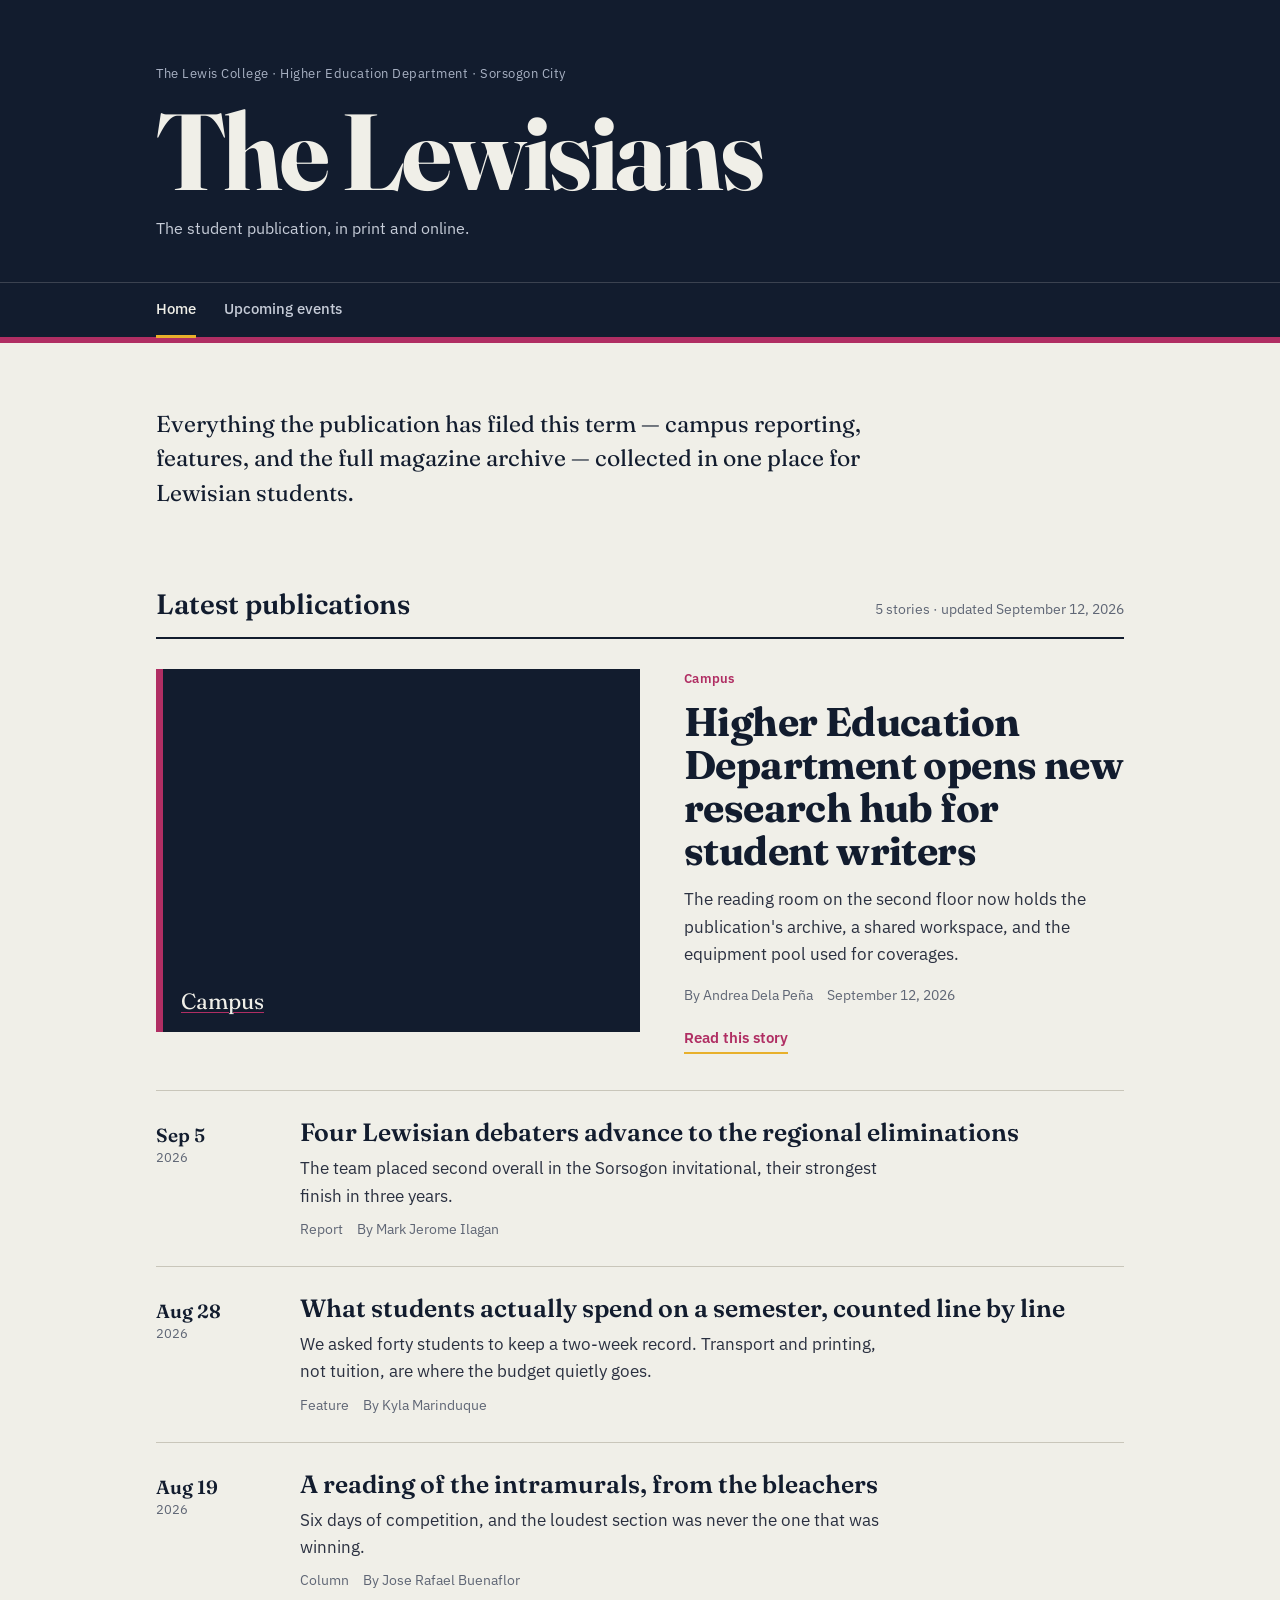
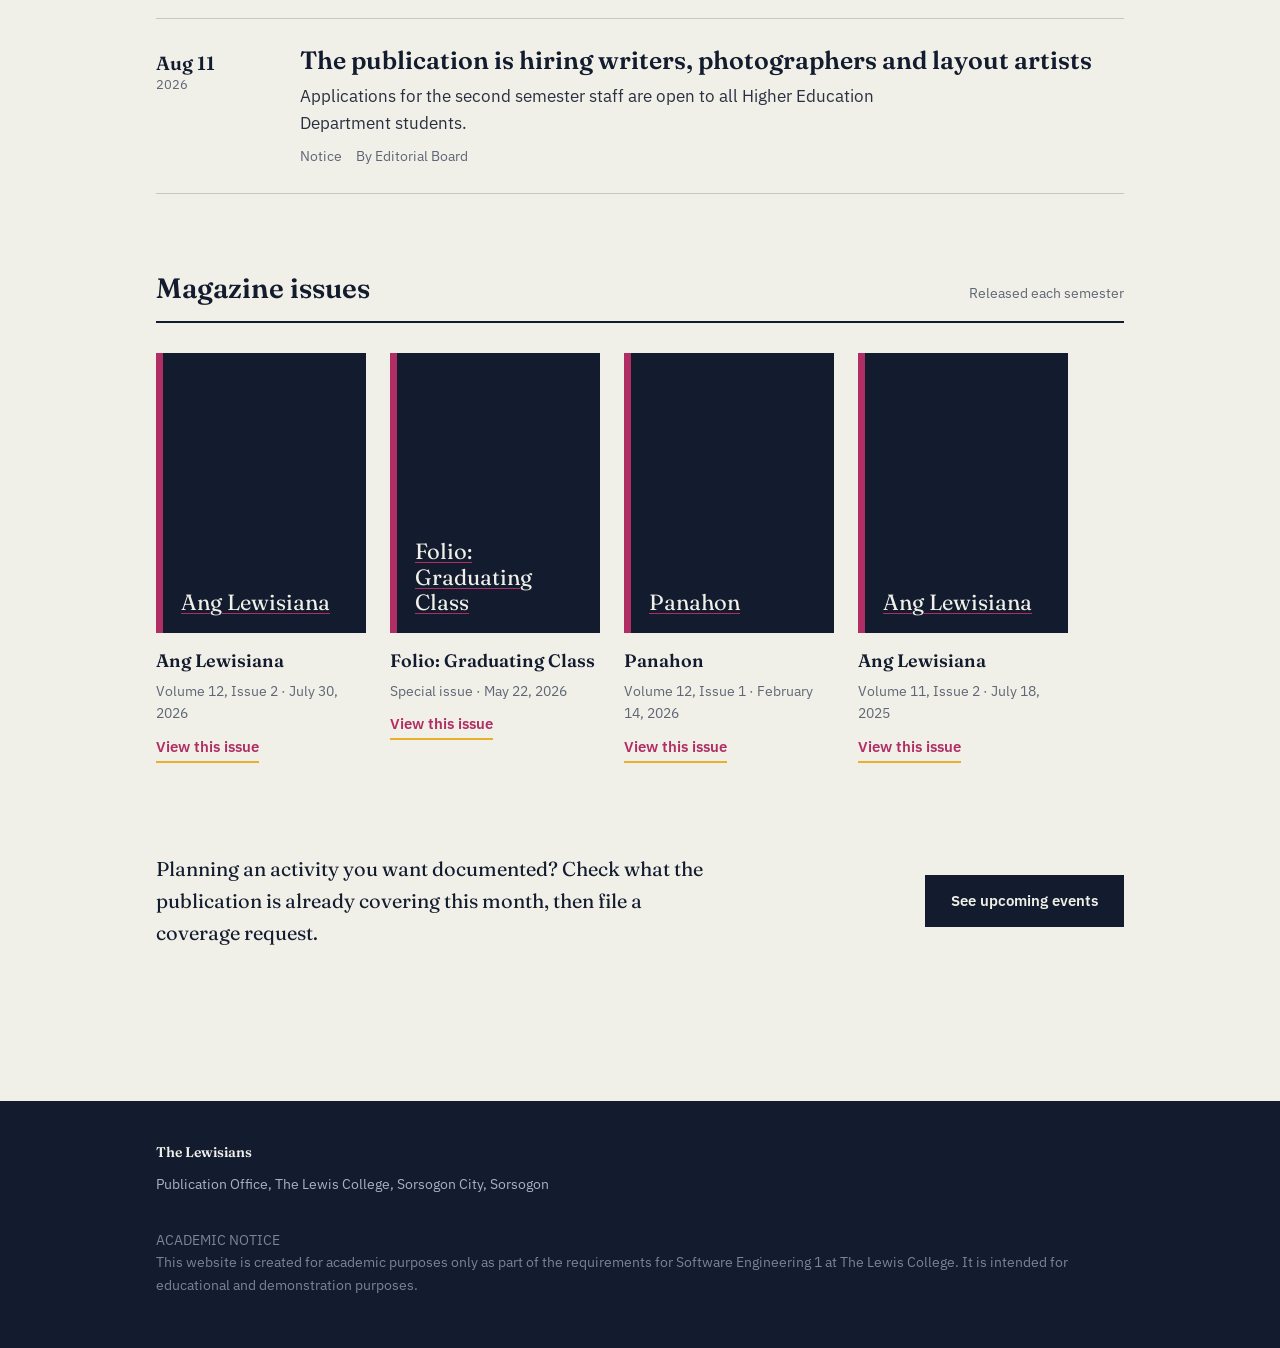
<file: index.html>
<!DOCTYPE html>
<html lang="en">
<head>
<meta charset="UTF-8">
<meta name="viewport" content="width=device-width, initial-scale=1">
<title>The Lewisians — School Publication of The Lewis College</title>
<meta name="description" content="The Lewisians is the official student publication of The Lewis College, Higher Education Department, Sorsogon City. Read the latest articles and magazine issues.">
<link rel="preconnect" href="https://fonts.googleapis.com">
<link rel="preconnect" href="https://fonts.gstatic.com" crossorigin>
<link href="https://fonts.googleapis.com/css2?family=Fraunces:opsz,wght@9..144,400;9..144,600;9..144,700&family=IBM+Plex+Sans:wght@400;500;600&display=swap" rel="stylesheet">
<link rel="stylesheet" href="style.css">
</head>
<body>

<a class="skip" href="#main">Skip to content</a>

<header class="masthead">
  <div class="masthead-inner">
    <p class="masthead-org">The Lewis College &middot; Higher Education Department &middot; Sorsogon City</p>
    <h1 class="wordmark">The Lewisians</h1>
    <p class="masthead-tag">The student publication, in print and online.</p>
  </div>
  <nav class="nav" aria-label="Main">
    <div class="nav-inner">
      <a href="index.html" class="is-current" aria-current="page">Home</a>
      <a href="events.html">Upcoming events</a>
    </div>
  </nav>
</header>

<main id="main">

  <section class="lede-wrap">
    <p class="lede">
      Everything the publication has filed this term — campus reporting, features,
      and the full magazine archive — collected in one place for Lewisian students.
    </p>
  </section>

  <section class="section" aria-labelledby="latest-heading">
    <div class="section-head">
      <h2 id="latest-heading" class="section-title">Latest publications</h2>
      <span class="section-meta" id="article-count"></span>
    </div>

    <article class="lead" id="lead-article" hidden>
      <a class="lead-figure" id="lead-link" href="#">
        <img id="lead-image" src="" alt="">
      </a>
      <div class="lead-body">
        <p class="kicker" id="lead-kicker"></p>
        <h3 class="lead-title"><a id="lead-title-link" href="#"></a></h3>
        <p class="lead-standfirst" id="lead-standfirst"></p>
        <p class="byline">
          <span id="lead-author"></span>
          <time id="lead-date"></time>
        </p>
        <a class="read" id="lead-read" href="#">Read this story</a>
      </div>
    </article>

    <ol class="story-list" id="story-list"></ol>
  </section>

  <section class="section magazines" aria-labelledby="mag-heading">
    <div class="section-head">
      <h2 id="mag-heading" class="section-title">Magazine issues</h2>
      <span class="section-meta">Released each semester</span>
    </div>
    <div class="shelf" id="shelf"></div>
  </section>

  <section class="section handoff">
    <p class="handoff-copy">
      Planning an activity you want documented? Check what the publication is already
      covering this month, then file a coverage request.
    </p>
    <a class="btn" href="events.html">See upcoming events</a>
  </section>

</main>

<footer class="foot">
  <div class="foot-inner">
    <p class="foot-mark">The Lewisians</p>
    <p>Publication Office, The Lewis College, Sorsogon City, Sorsogon</p><br>
    <p class="foot-small">ACADEMIC NOTICE <br>
      This website is created for academic purposes only as part of the requirements for Software Engineering 1 at The Lewis College. 
      It is intended for educational and demonstration purposes.</p>
  </div>
</footer>

<script src="config.js"></script>
<script src="data.js"></script>
<script src="home.js"></script>
</body>
</html>
</file>
<file: style.css>
/* ==========================================================
   The Lewisians — publication website
   Palette: press ink, newsprint, riso plum, marigold
   ========================================================== */

:root {
  --ink:       #121C2E;
  --ink-soft:  #273349;
  --ink-70:    #475061;
  --paper:     #F0EFE8;
  --paper-2:   #E7E5DB;
  --rule:      #C9C6BA;
  --plum:      #B02E63;
  --plum-dark: #8C2450;
  --marigold:  #E8B02B;
  --body-text: #2A3040;
  --muted:     #5F6675;

  --max: 1080px;
  --gutter: clamp(20px, 5vw, 56px);

  --display: "Fraunces", Georgia, "Times New Roman", serif;
  --sans: "IBM Plex Sans", system-ui, -apple-system, "Segoe UI", sans-serif;
}

* { box-sizing: border-box; }

html { -webkit-text-size-adjust: 100%; }

body {
  margin: 0;
  background: var(--paper);
  color: var(--body-text);
  font-family: var(--sans);
  font-size: 17px;
  line-height: 1.6;
}

img { max-width: 100%; display: block; }

a { color: var(--plum); text-decoration-thickness: 1px; text-underline-offset: 3px; }
a:hover { color: var(--plum-dark); }

:focus-visible {
  outline: 3px solid var(--plum);
  outline-offset: 2px;
}

.skip {
  position: absolute;
  left: -9999px;
  top: 0;
  background: var(--ink);
  color: var(--paper);
  padding: 10px 16px;
  z-index: 50;
}
.skip:focus { left: 8px; top: 8px; }

/* ---------------- Masthead ---------------- */

.masthead {
  background: var(--ink);
  color: var(--paper);
  border-bottom: 6px solid var(--plum);
}

.masthead-inner {
  max-width: var(--max);
  margin: 0 auto;
  padding: clamp(28px, 6vw, 64px) var(--gutter) clamp(22px, 4vw, 40px);
}

.masthead-org {
  margin: 0 0 18px;
  font-size: 13px;
  letter-spacing: 0.04em;
  color: #A9B2C4;
}

.wordmark {
  font-family: var(--display);
  font-weight: 700;
  font-size: clamp(44px, 12vw, 108px);
  line-height: 0.9;
  letter-spacing: -0.025em;
  margin: 0;
  color: var(--paper);
}
.wordmark a { color: inherit; text-decoration: none; }

.masthead-compact .wordmark { font-size: clamp(34px, 8vw, 62px); }

.masthead-tag {
  margin: 16px 0 0;
  font-size: 16px;
  color: #C6CCD8;
  max-width: 34ch;
}

.nav {
  border-top: 1px solid rgba(240, 239, 232, 0.18);
}
.nav-inner {
  max-width: var(--max);
  margin: 0 auto;
  padding: 0 var(--gutter);
  display: flex;
  gap: 28px;
}
.nav a {
  display: inline-block;
  padding: 14px 0;
  color: #C6CCD8;
  text-decoration: none;
  font-size: 15px;
  font-weight: 500;
  border-bottom: 3px solid transparent;
  margin-bottom: -1px;
}
.nav a:hover { color: var(--paper); }
.nav a.is-current {
  color: var(--paper);
  border-bottom-color: var(--marigold);
}

/* ---------------- Shared layout ---------------- */

.lede-wrap,
.section,
.foot-inner {
  max-width: var(--max);
  margin: 0 auto;
  padding-left: var(--gutter);
  padding-right: var(--gutter);
}

.lede-wrap { padding-top: clamp(36px, 6vw, 64px); }

.page-title {
  font-family: var(--display);
  font-weight: 600;
  font-size: clamp(30px, 5vw, 46px);
  line-height: 1.1;
  margin: 0 0 16px;
  color: var(--ink);
}

.lede {
  font-family: var(--display);
  font-size: clamp(19px, 2.4vw, 23px);
  line-height: 1.5;
  color: var(--ink);
  max-width: 52ch;
  margin: 0;
}

.section { padding-top: clamp(40px, 6vw, 72px); }

.section-head {
  display: flex;
  align-items: baseline;
  justify-content: space-between;
  gap: 16px;
  border-bottom: 2px solid var(--ink);
  padding-bottom: 10px;
  margin-bottom: 30px;
}

.section-title {
  font-family: var(--display);
  font-weight: 600;
  font-size: clamp(22px, 3vw, 28px);
  margin: 0;
  color: var(--ink);
}

.section-meta {
  font-size: 14px;
  color: var(--muted);
  white-space: nowrap;
}

/* ---------------- Lead article ---------------- */

.lead {
  display: grid;
  grid-template-columns: 1.1fr 1fr;
  gap: clamp(20px, 4vw, 44px);
  align-items: start;
  padding-bottom: 36px;
  border-bottom: 1px solid var(--rule);
}

.lead-figure {
  display: block;
  background: var(--paper-2);
  border: 1px solid var(--rule);
}
.lead-figure img {
  width: 100%;
  aspect-ratio: 4 / 3;
  object-fit: cover;
}

.kicker {
  margin: 0 0 10px;
  font-size: 13px;
  font-weight: 600;
  letter-spacing: 0.02em;
  color: var(--plum);
}

.lead-title {
  font-family: var(--display);
  font-weight: 700;
  font-size: clamp(27px, 4.2vw, 40px);
  line-height: 1.08;
  letter-spacing: -0.015em;
  margin: 0 0 14px;
}
.lead-title a { color: var(--ink); text-decoration: none; }
.lead-title a:hover { color: var(--plum); }

.lead-standfirst {
  margin: 0 0 16px;
  font-size: 17px;
  color: var(--body-text);
  max-width: 46ch;
}

.byline {
  margin: 0 0 18px;
  font-size: 14px;
  color: var(--muted);
  display: flex;
  gap: 14px;
  flex-wrap: wrap;
}

.read {
  display: inline-block;
  font-weight: 600;
  font-size: 15px;
  color: var(--plum);
  text-decoration: none;
  border-bottom: 2px solid var(--marigold);
  padding-bottom: 2px;
}
.read:hover { border-bottom-color: var(--plum); }

/* ---------------- Story list ---------------- */

.story-list {
  list-style: none;
  margin: 0;
  padding: 0;
}

.story {
  display: grid;
  grid-template-columns: 112px 1fr;
  gap: clamp(16px, 3vw, 32px);
  padding: 26px 0;
  border-bottom: 1px solid var(--rule);
}

.story-date {
  font-size: 13px;
  color: var(--muted);
  line-height: 1.4;
  padding-top: 5px;
}
.story-date b {
  display: block;
  font-family: var(--display);
  font-size: 19px;
  font-weight: 600;
  color: var(--ink);
}

.story-title {
  font-family: var(--display);
  font-weight: 600;
  font-size: clamp(20px, 2.6vw, 25px);
  line-height: 1.2;
  margin: 0 0 8px;
}
.story-title a { color: var(--ink); text-decoration: none; }
.story-title a:hover { color: var(--plum); }

.story p { margin: 0 0 8px; max-width: 58ch; }
.story .byline { margin-bottom: 0; }

/* ---------------- Magazine shelf ---------------- */

.shelf {
  display: flex;
  gap: 24px;
  overflow-x: auto;
  padding-bottom: 18px;
  scroll-snap-type: x proximity;
}

.issue {
  flex: 0 0 210px;
  scroll-snap-align: start;
}

.cover {
  position: relative;
  display: block;
  background: var(--ink);
  border-left: 7px solid var(--plum);
  aspect-ratio: 3 / 4;
  overflow: hidden;
}
.cover img { width: 100%; height: 100%; object-fit: cover; }

.cover-fallback {
  display: flex;
  flex-direction: column;
  justify-content: flex-end;
  height: 100%;
  padding: 18px;
  color: var(--paper);
  font-family: var(--display);
  font-size: 22px;
  line-height: 1.15;
}

.issue-title {
  font-family: var(--display);
  font-weight: 600;
  font-size: 18px;
  margin: 14px 0 4px;
  color: var(--ink);
}
.issue-meta { margin: 0 0 8px; font-size: 14px; color: var(--muted); }

/* ---------------- Handoff ---------------- */

.handoff {
  padding-bottom: clamp(48px, 7vw, 80px);
  display: flex;
  flex-wrap: wrap;
  align-items: center;
  gap: 24px;
  justify-content: space-between;
}
.handoff-copy {
  font-family: var(--display);
  font-size: 20px;
  color: var(--ink);
  max-width: 44ch;
  margin: 0;
}

.btn {
  display: inline-block;
  background: var(--ink);
  color: var(--paper);
  padding: 14px 26px;
  font-weight: 600;
  font-size: 15px;
  text-decoration: none;
  border: none;
  cursor: pointer;
  font-family: var(--sans);
}
.btn:hover { background: var(--plum); color: var(--paper); }

/* ---------------- Events ---------------- */

.events { display: block; }

.event {
  display: grid;
  grid-template-columns: 92px 1fr;
  gap: clamp(16px, 3vw, 30px);
  padding: 24px 0;
  border-bottom: 1px solid var(--rule);
}

.event-date {
  background: var(--ink);
  color: var(--paper);
  text-align: center;
  padding: 12px 6px 14px;
  align-self: start;
}
.event-month {
  display: block;
  font-size: 12px;
  letter-spacing: 0.1em;
  color: var(--marigold);
  text-transform: uppercase;
}
.event-day {
  display: block;
  font-family: var(--display);
  font-size: 34px;
  font-weight: 700;
  line-height: 1.05;
}
.event-year { display: block; font-size: 12px; color: #A9B2C4; }

.event-name {
  font-family: var(--display);
  font-weight: 600;
  font-size: clamp(20px, 2.6vw, 25px);
  line-height: 1.2;
  margin: 0 0 8px;
  color: var(--ink);
}

.event-meta {
  margin: 0 0 8px;
  font-size: 15px;
  color: var(--muted);
  display: flex;
  flex-wrap: wrap;
  gap: 6px 18px;
}
.event-meta span { display: inline-block; }

.event-desc { margin: 8px 0 0; max-width: 58ch; font-size: 16px; }

.event-today {
  display: inline-block;
  background: var(--marigold);
  color: var(--ink);
  font-size: 12px;
  font-weight: 600;
  padding: 2px 8px;
  margin-left: 8px;
  vertical-align: 3px;
}

.notice {
  background: var(--paper-2);
  border-left: 4px solid var(--marigold);
  padding: 16px 20px;
  font-size: 15px;
  margin: 0 0 24px;
}
.notice p { margin: 0; }
.notice p + p { margin-top: 6px; }

.empty {
  padding: 32px 0;
  font-family: var(--display);
  font-size: 20px;
  color: var(--ink);
}

/* ---------------- Request form ---------------- */

.request { padding-bottom: clamp(48px, 7vw, 88px); }

.request-panel {
  background: var(--ink);
  color: var(--paper);
  display: grid;
  grid-template-columns: 0.85fr 1.15fr;
  gap: clamp(24px, 4vw, 56px);
  padding: clamp(26px, 4vw, 48px);
  border-top: 6px solid var(--plum);
}

.request-title {
  font-family: var(--display);
  font-weight: 600;
  font-size: clamp(24px, 3.4vw, 32px);
  line-height: 1.15;
  margin: 0 0 14px;
}
.request-intro p { color: #C6CCD8; font-size: 16px; margin: 0 0 12px; max-width: 40ch; }
.request-note {
  border-left: 3px solid var(--marigold);
  padding-left: 12px;
  font-size: 14px !important;
}

.field { margin-bottom: 18px; }
.field-row { display: grid; grid-template-columns: 1fr 1fr; gap: 18px; }

label {
  display: block;
  font-size: 14px;
  font-weight: 500;
  margin-bottom: 6px;
  color: var(--paper);
}

input, select, textarea {
  width: 100%;
  font-family: var(--sans);
  font-size: 16px;
  color: var(--ink);
  background: var(--paper);
  border: 1px solid transparent;
  border-radius: 0;
  padding: 11px 13px;
}
textarea { resize: vertical; }
input:focus, select:focus, textarea:focus {
  outline: 3px solid var(--marigold);
  outline-offset: 1px;
}
input.invalid, select.invalid, textarea.invalid {
  border-color: var(--plum);
  box-shadow: inset 0 0 0 2px var(--plum);
}

.hint { margin: 6px 0 0; font-size: 13px; color: #A9B2C4; }

.err {
  margin: 6px 0 0;
  font-size: 13px;
  color: var(--marigold);
  min-height: 0;
}
.err:empty { display: none; }

.btn-send {
  background: var(--plum);
  color: #fff;
  width: 100%;
  padding: 15px 26px;
  font-size: 16px;
  margin-top: 6px;
}
.btn-send:hover { background: #fff; color: var(--ink); }
.btn-send[disabled] { opacity: 0.6; cursor: progress; }

.status {
  margin: 14px 0 0;
  font-size: 15px;
  min-height: 0;
}
.status:empty { display: none; }
.status.ok { color: var(--marigold); }
.status.bad { color: #FF9AB6; }

/* ---------------- Footer ---------------- */

.foot {
  background: var(--ink);
  color: #A9B2C4;
  margin-top: clamp(40px, 6vw, 72px);
}
.foot-inner { padding-top: 40px; padding-bottom: 46px; }
.foot p { margin: 0 0 6px; font-size: 14px; }
.foot-mark {
  font-family: var(--display);
  font-size: 26px;
  font-weight: 600;
  color: var(--paper);
  margin-bottom: 10px !important;
}
.foot-small { color: #7A8497; }

/* ---------------- Responsive ---------------- */

@media (max-width: 800px) {
  .lead { grid-template-columns: 1fr; }
  .request-panel { grid-template-columns: 1fr; }
}

@media (max-width: 560px) {
  body { font-size: 16px; }
  .story { grid-template-columns: 1fr; gap: 8px; }
  .story-date { padding-top: 0; display: flex; gap: 8px; align-items: baseline; }
  .story-date b { font-size: 16px; }
  .event { grid-template-columns: 68px 1fr; }
  .event-day { font-size: 26px; }
  .field-row { grid-template-columns: 1fr; gap: 0; }
  .section-head { flex-direction: column; align-items: flex-start; gap: 4px; }
  .section-meta { white-space: normal; }
}

@media (prefers-reduced-motion: reduce) {
  * { animation: none !important; transition: none !important; scroll-behavior: auto !important; }
}
</file>
